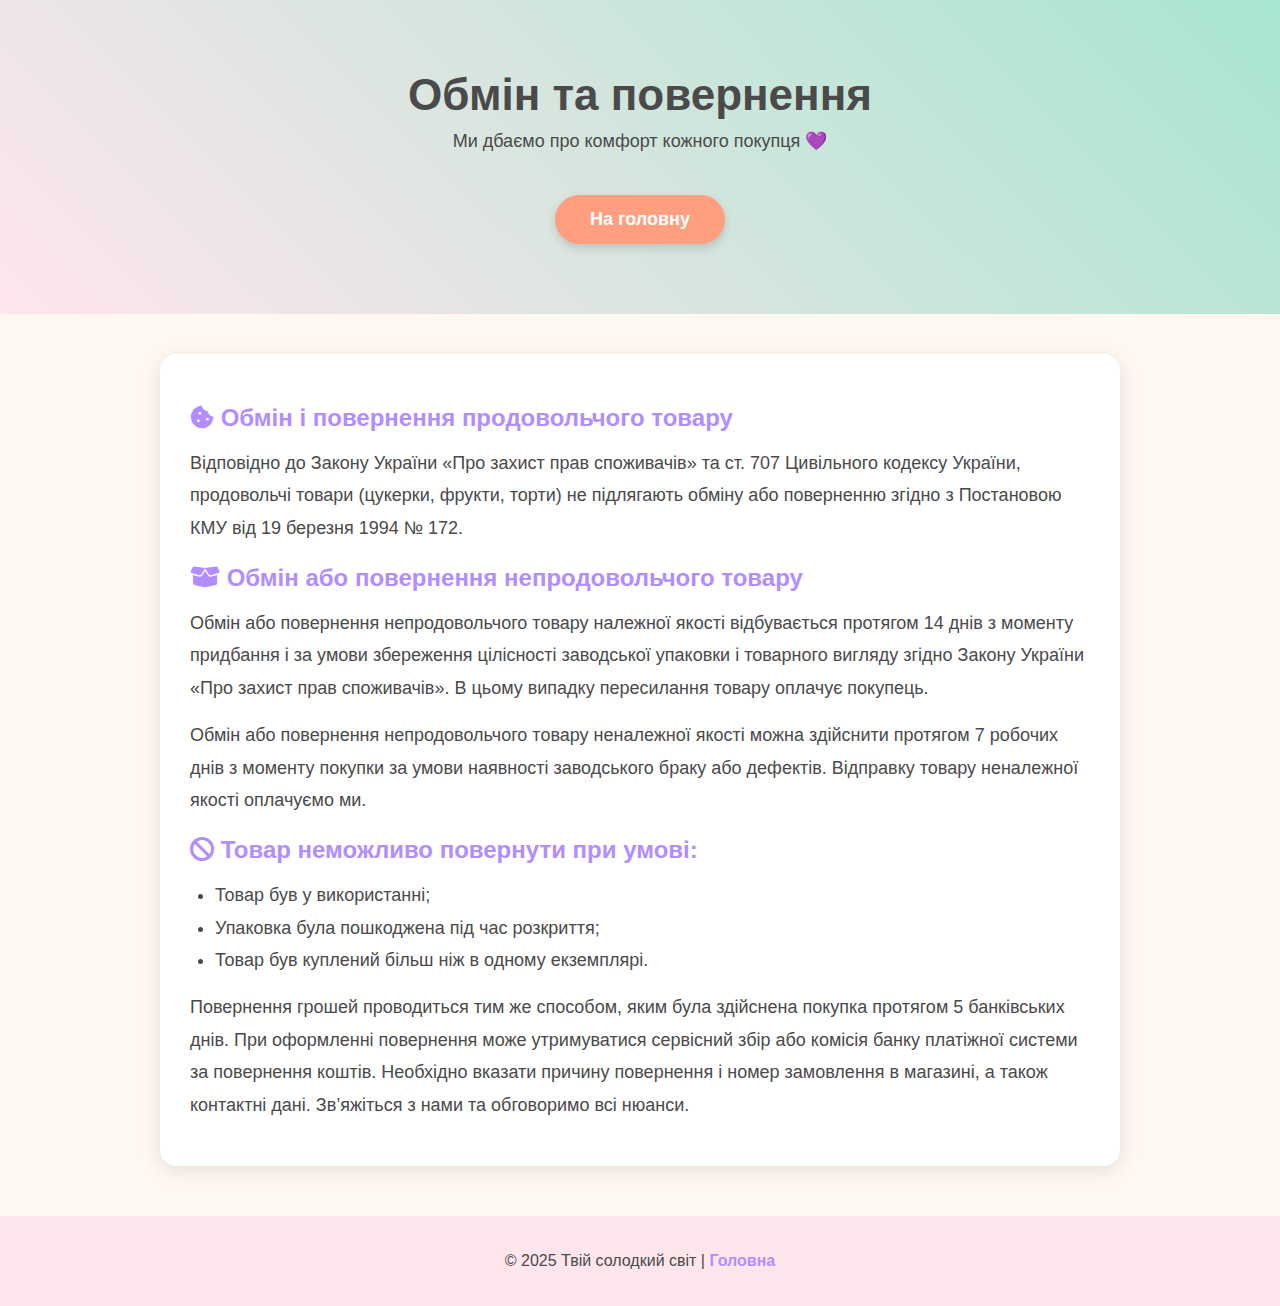
<file: gizliliik.html>
<!DOCTYPE html>
<html lang="uk">
  <head>
    <meta charset="UTF-8" />
    <meta name="viewport" content="width=device-width, initial-scale=1.0" />
    <title>Обмін та повернення - Твій солодкий світ</title>
    <!-- Іконки -->
    <link
      rel="stylesheet"
      href="https://cdnjs.cloudflare.com/ajax/libs/font-awesome/6.5.0/css/all.min.css"
    />
    <style>
      body {
        font-family: "Arial", sans-serif;
        margin: 0;
        padding: 0;
        background-color: #fff8f0;
        color: #4a4a4a;
      }

      /* Hero Section */
      .hero-section {
        background: linear-gradient(45deg, #ffe5ec, #a8e6cf);
        text-align: center;
        padding: 70px 20px;
        color: #4a4a4a;
      }
      .hero-section h1 {
        font-size: 44px;
        margin: 0;
        font-weight: bold;
      }
      .hero-section p {
        font-size: 18px;
        margin-top: 10px;
      }
      .btn {
        display: inline-block;
        margin-top: 25px;
        padding: 14px 35px;
        background: #ff9f80;
        color: #fff;
        font-size: 18px;
        font-weight: bold;
        border-radius: 30px;
        text-decoration: none;
        box-shadow: 0 4px 10px rgba(0, 0, 0, 0.15);
        transition: 0.3s;
      }
      .btn:hover {
        background: #ff6f61;
        transform: scale(1.05);
      }

      /* Policy Container */
      .policy-container {
        max-width: 900px;
        margin: 40px auto;
        padding: 30px;
        background: #ffffff;
        border-radius: 16px;
        box-shadow: 0 5px 20px rgba(0, 0, 0, 0.1);
      }
      .policy-container h2 {
        color: #b28dff;
        margin-bottom: 15px;
        font-size: 24px;
      }
      .policy-container p,
      .policy-container ul {
        font-size: 18px;
        line-height: 1.8;
        margin: 15px 0;
      }
      .policy-container ul {
        list-style: disc;
        padding-left: 25px;
      }

      /* Footer */
      .footer-container {
        background: #ffe5ec;
        color: #4a4a4a;
        text-align: center;
        padding: 20px;
        font-size: 16px;
        margin-top: 50px;
      }
      .footer-container a {
        color: #b28dff;
        text-decoration: none;
        font-weight: bold;
      }
      .footer-container a:hover {
        text-decoration: underline;
      }
    </style>
  </head>
  <body>
    <!-- Hero Section -->
    <header class="hero-section">
      <h1>Обмін та повернення</h1>
      <p>Ми дбаємо про комфорт кожного покупця 💜</p>
      <a href="index.html" class="btn">На головну</a>
    </header>

    <!-- Policy Container -->
    <div class="policy-container">
      <h2>
        <i class="fa-solid fa-cookie-bite"></i> Обмін і повернення продовольчого
        товару
      </h2>
      <p>
        Відповідно до Закону України «Про захист прав споживачів» та ст. 707
        Цивільного кодексу України, продовольчі товари (цукерки, фрукти, торти)
        не підлягають обміну або поверненню згідно з Постановою КМУ від 19
        березня 1994 № 172.
      </p>

      <h2>
        <i class="fa-solid fa-box-open"></i> Обмін або повернення
        непродовольчого товару
      </h2>
      <p>
        Обмін або повернення непродовольчого товару належної якості відбувається
        протягом 14 днів з моменту придбання і за умови збереження цілісності
        заводської упаковки і товарного вигляду згідно Закону України «Про
        захист прав споживачів». В цьому випадку пересилання товару оплачує
        покупець.
      </p>
      <p>
        Обмін або повернення непродовольчого товару неналежної якості можна
        здійснити протягом 7 робочих днів з моменту покупки за умови наявності
        заводського браку або дефектів. Відправку товару неналежної якості
        оплачуємо ми.
      </p>

      <h2>
        <i class="fa-solid fa-ban"></i> Товар неможливо повернути при умові:
      </h2>
      <ul>
        <li>Товар був у використанні;</li>
        <li>Упаковка була пошкоджена під час розкриття;</li>
        <li>Товар був куплений більш ніж в одному екземплярі.</li>
      </ul>

      <p>
        Повернення грошей проводиться тим же способом, яким була здійснена
        покупка протягом 5 банківських днів. При оформленні повернення може
        утримуватися сервісний збір або комісія банку платіжної системи за
        повернення коштів. Необхідно вказати причину повернення і номер
        замовлення в магазині, а також контактні дані. Зв’яжіться з нами та
        обговоримо всі нюанси.
      </p>
    </div>

    <!-- Footer -->
    <footer class="footer-container">
      <p>© 2025 Твій солодкий світ | <a href="index.html">Головна</a></p>
    </footer>
  </body>
</html>
</file>
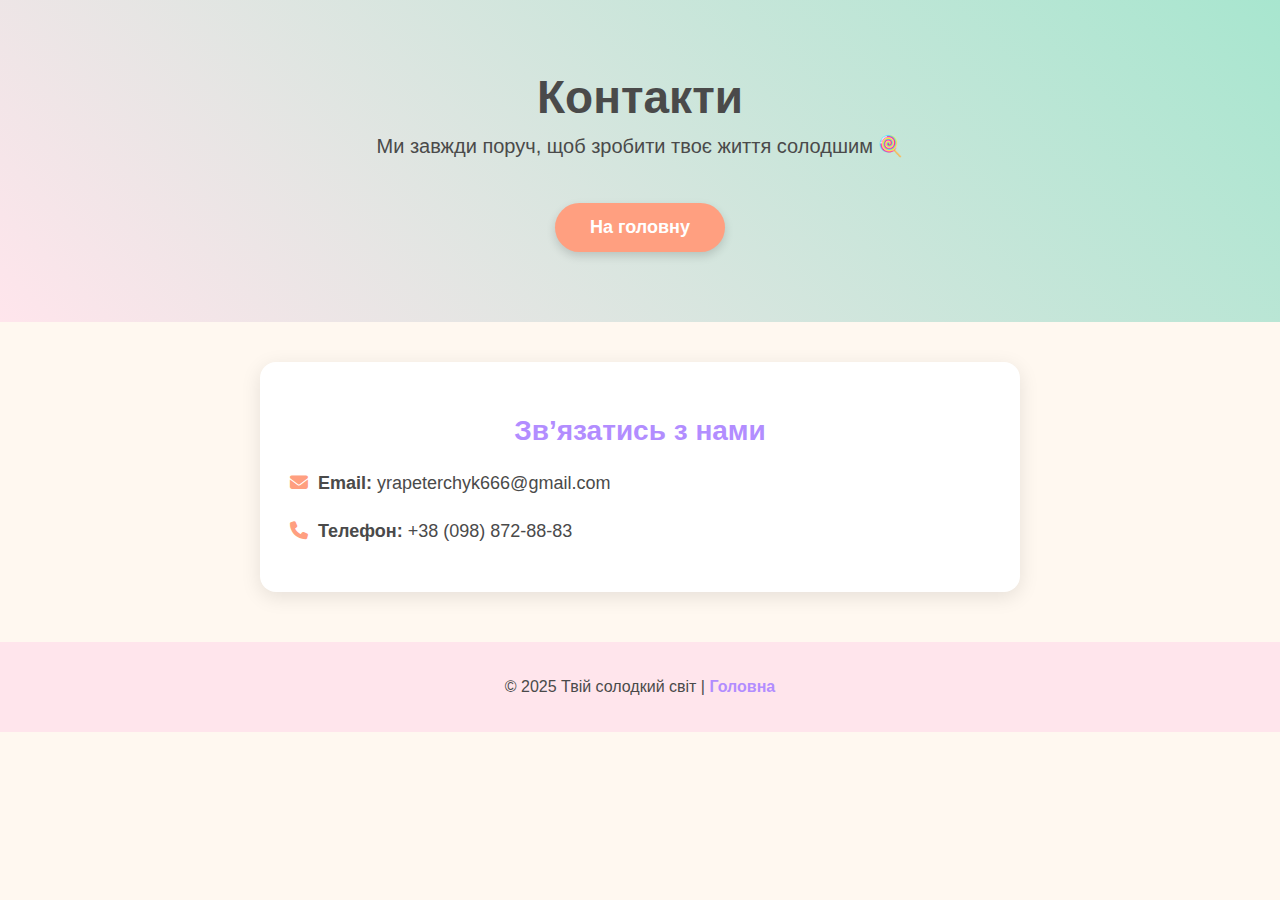
<file: iletisiim.html>
<!DOCTYPE html>
<html lang="uk">
  <head>
    <meta charset="UTF-8" />
    <meta name="viewport" content="width=device-width, initial-scale=1.0" />
    <title>Контакти - Твій солодкий світ</title>
    <!-- Іконки -->
    <link
      rel="stylesheet"
      href="https://cdnjs.cloudflare.com/ajax/libs/font-awesome/6.5.0/css/all.min.css"
    />
    <style>
      body {
        font-family: "Arial", sans-serif;
        margin: 0;
        padding: 0;
        background-color: #fff8f0;
        color: #4a4a4a;
      }

      /* Hero Section */
      .hero-section {
        background: linear-gradient(45deg, #ffe5ec, #a8e6cf);
        text-align: center;
        padding: 70px 20px;
        color: #4a4a4a;
      }
      .hero-section h1 {
        font-size: 46px;
        margin: 0;
        font-weight: bold;
      }
      .hero-section p {
        font-size: 20px;
        margin-top: 10px;
      }
      .btn {
        display: inline-block;
        margin-top: 25px;
        padding: 14px 35px;
        background: #ff9f80;
        color: #fff;
        font-size: 18px;
        font-weight: bold;
        border-radius: 30px;
        text-decoration: none;
        box-shadow: 0 4px 10px rgba(0, 0, 0, 0.15);
        transition: 0.3s;
      }
      .btn:hover {
        background: #ff6f61;
        transform: scale(1.05);
      }

      /* Info Container */
      .info-container {
        max-width: 700px;
        margin: 40px auto;
        padding: 30px;
        background: #ffffff;
        border-radius: 16px;
        box-shadow: 0 5px 20px rgba(0, 0, 0, 0.1);
      }
      .info-container h2 {
        text-align: center;
        color: #b28dff;
        font-size: 28px;
        margin-bottom: 20px;
      }
      .info-container p {
        font-size: 18px;
        line-height: 1.8;
        margin: 15px 0;
      }
      .info-container i {
        margin-right: 10px;
        color: #ff9f80;
      }

      /* Footer */
      .footer-container {
        background: #ffe5ec;
        color: #4a4a4a;
        text-align: center;
        padding: 20px;
        font-size: 16px;
        margin-top: 50px;
      }
      .footer-container a {
        color: #b28dff;
        text-decoration: none;
        font-weight: bold;
      }
      .footer-container a:hover {
        text-decoration: underline;
      }
    </style>
  </head>
  <body>
    <!-- Hero Section -->
    <header class="hero-section">
      <h1>Контакти</h1>
      <p>Ми завжди поруч, щоб зробити твоє життя солодшим 🍭</p>
      <a href="index.html" class="btn">На головну</a>
    </header>

    <!-- Info Container -->
    <div class="info-container">
      <h2>Зв’язатись з нами</h2>
      <p>
        <i class="fa-solid fa-envelope"></i
        ><strong>Email:</strong> yrapeterchyk666@gmail.com
      </p>
      <p>
        <i class="fa-solid fa-phone"></i><strong>Телефон:</strong> +38 (098)
        872-88-83
      </p>
    </div>

    <!-- Footer -->
    <footer class="footer-container">
      <p>© 2025 Твій солодкий світ | <a href="index.html">Головна</a></p>
    </footer>
  </body>
</html>
</file>
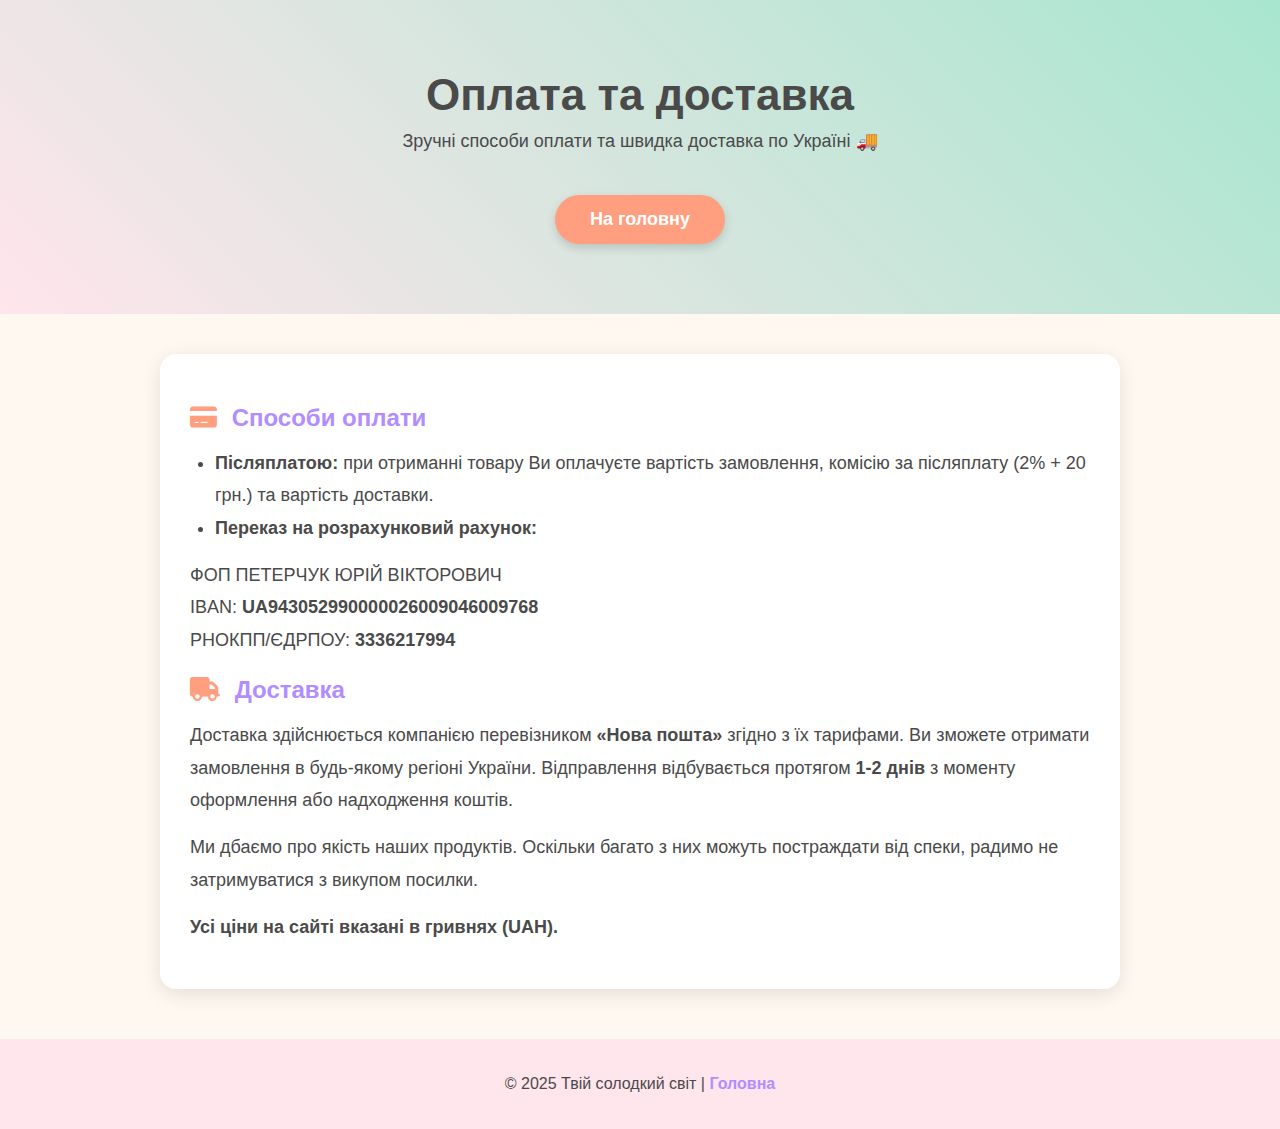
<file: kullaniim.html>
<!DOCTYPE html>
<html lang="uk">
  <head>
    <meta charset="UTF-8" />
    <meta name="viewport" content="width=device-width, initial-scale=1.0" />
    <title>Оплата та доставка - Твій солодкий світ</title>
    <!-- Іконки -->
    <link
      rel="stylesheet"
      href="https://cdnjs.cloudflare.com/ajax/libs/font-awesome/6.5.0/css/all.min.css"
    />
    <style>
      body {
        font-family: "Arial", sans-serif;
        margin: 0;
        padding: 0;
        background-color: #fff8f0;
        color: #4a4a4a;
      }

      /* Hero Section */
      .hero-section {
        background: linear-gradient(45deg, #ffe5ec, #a8e6cf);
        text-align: center;
        padding: 70px 20px;
        color: #4a4a4a;
      }
      .hero-section h1 {
        font-size: 44px;
        margin: 0;
        font-weight: bold;
      }
      .hero-section p {
        font-size: 18px;
        margin-top: 10px;
      }
      .btn {
        display: inline-block;
        margin-top: 25px;
        padding: 14px 35px;
        background: #ff9f80;
        color: #fff;
        font-size: 18px;
        font-weight: bold;
        border-radius: 30px;
        text-decoration: none;
        box-shadow: 0 4px 10px rgba(0, 0, 0, 0.15);
        transition: 0.3s;
      }
      .btn:hover {
        background: #ff6f61;
        transform: scale(1.05);
      }

      /* Rules Container */
      .rules-container {
        max-width: 900px;
        margin: 40px auto;
        padding: 30px;
        background: #ffffff;
        border-radius: 16px;
        box-shadow: 0 5px 20px rgba(0, 0, 0, 0.1);
      }
      .rules-container h2 {
        color: #b28dff;
        margin-bottom: 15px;
        font-size: 24px;
      }
      .rules-container p,
      .rules-container ul {
        font-size: 18px;
        line-height: 1.8;
        margin: 15px 0;
      }
      .rules-container ul {
        list-style: disc;
        padding-left: 25px;
      }
      .rules-container i {
        margin-right: 8px;
        color: #ff9f80;
      }

      /* Footer */
      .footer-container {
        background: #ffe5ec;
        color: #4a4a4a;
        text-align: center;
        padding: 20px;
        font-size: 16px;
        margin-top: 50px;
      }
      .footer-container a {
        color: #b28dff;
        text-decoration: none;
        font-weight: bold;
      }
      .footer-container a:hover {
        text-decoration: underline;
      }
    </style>
  </head>
  <body>
    <!-- Hero Section -->
    <header class="hero-section">
      <h1>Оплата та доставка</h1>
      <p>Зручні способи оплати та швидка доставка по Україні 🚚</p>
      <a href="index.html" class="btn">На головну</a>
    </header>

    <!-- Rules Container -->
    <div class="rules-container">
      <h2><i class="fa-solid fa-credit-card"></i> Способи оплати</h2>
      <ul>
        <li>
          <strong>Післяплатою:</strong> при отриманні товару Ви оплачуєте
          вартість замовлення, комісію за післяплату (2% + 20 грн.) та вартість
          доставки.
        </li>
        <li>
          <strong>Переказ на розрахунковий рахунок:</strong>
        </li>
      </ul>
      <p>
        ФОП ПЕТЕРЧУК ЮРІЙ ВІКТОРОВИЧ<br />
        IBAN: <strong>UA943052990000026009046009768</strong><br />
        РНОКПП/ЄДРПОУ: <strong>3336217994</strong>
      </p>

      <h2><i class="fa-solid fa-truck"></i> Доставка</h2>
      <p>
        Доставка здійснюється компанією перевізником
        <strong>«Нова пошта»</strong> згідно з їх тарифами. Ви зможете отримати
        замовлення в будь-якому регіоні України. Відправлення відбувається
        протягом <strong>1-2 днів</strong> з моменту оформлення або надходження
        коштів.
      </p>
      <p>
        Ми дбаємо про якість наших продуктів. Оскільки багато з них можуть
        постраждати від спеки, радимо не затримуватися з викупом посилки.
      </p>
      <p><strong>Усі ціни на сайті вказані в гривнях (UAH).</strong></p>
    </div>

    <!-- Footer -->
    <footer class="footer-container">
      <p>© 2025 Твій солодкий світ | <a href="index.html">Головна</a></p>
    </footer>
  </body>
</html>
</file>
